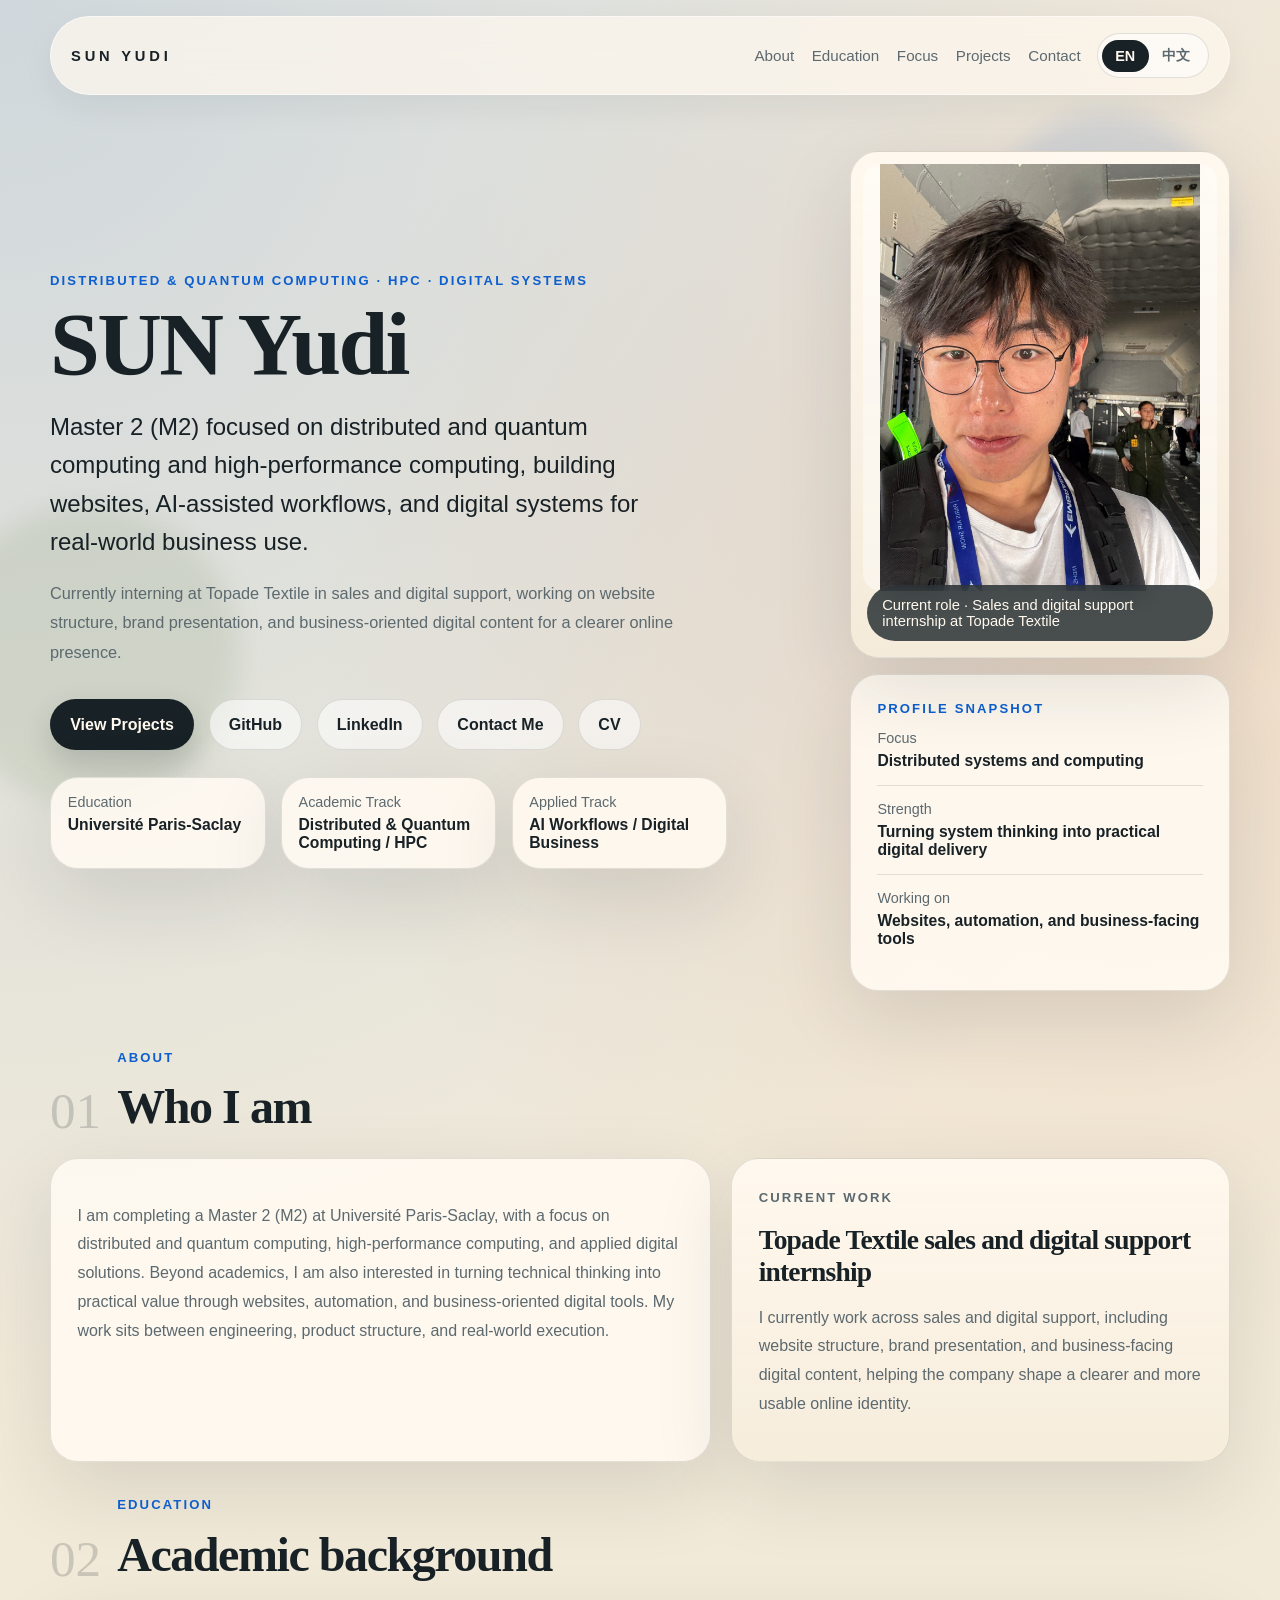
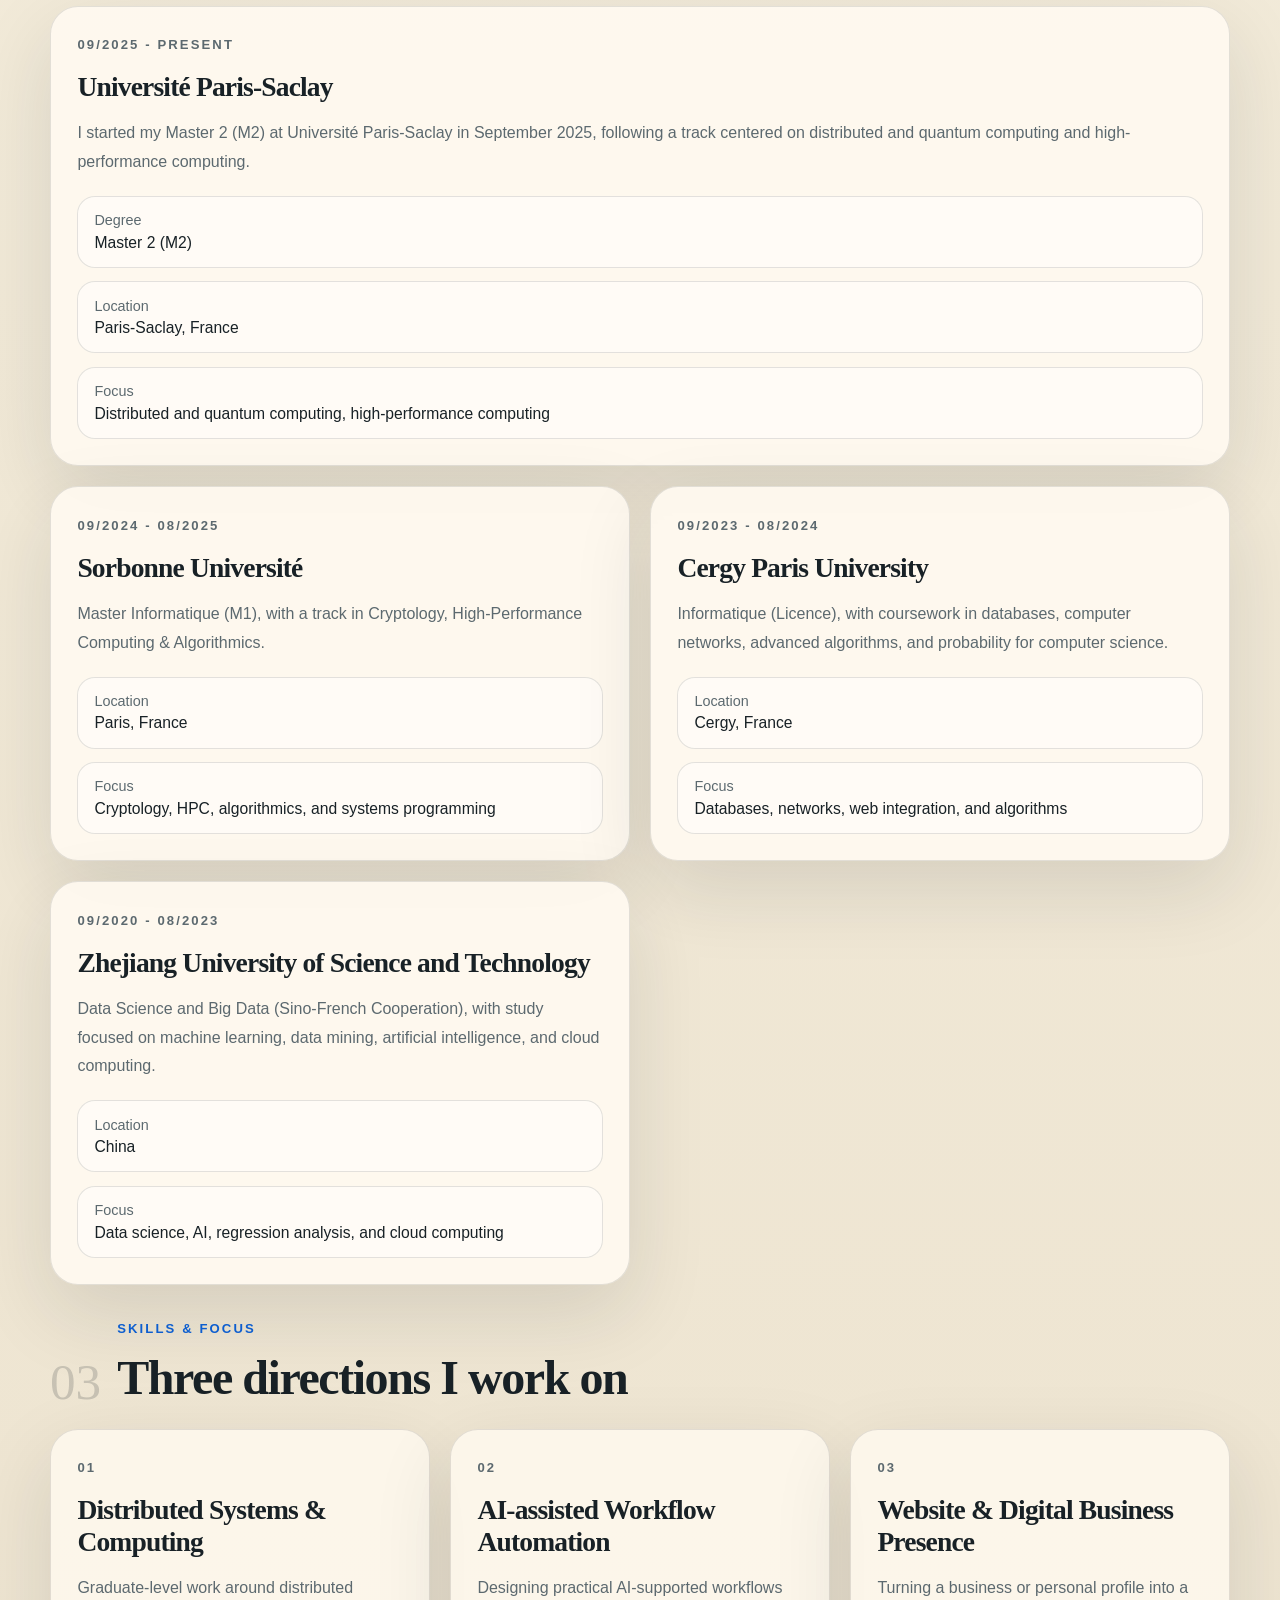
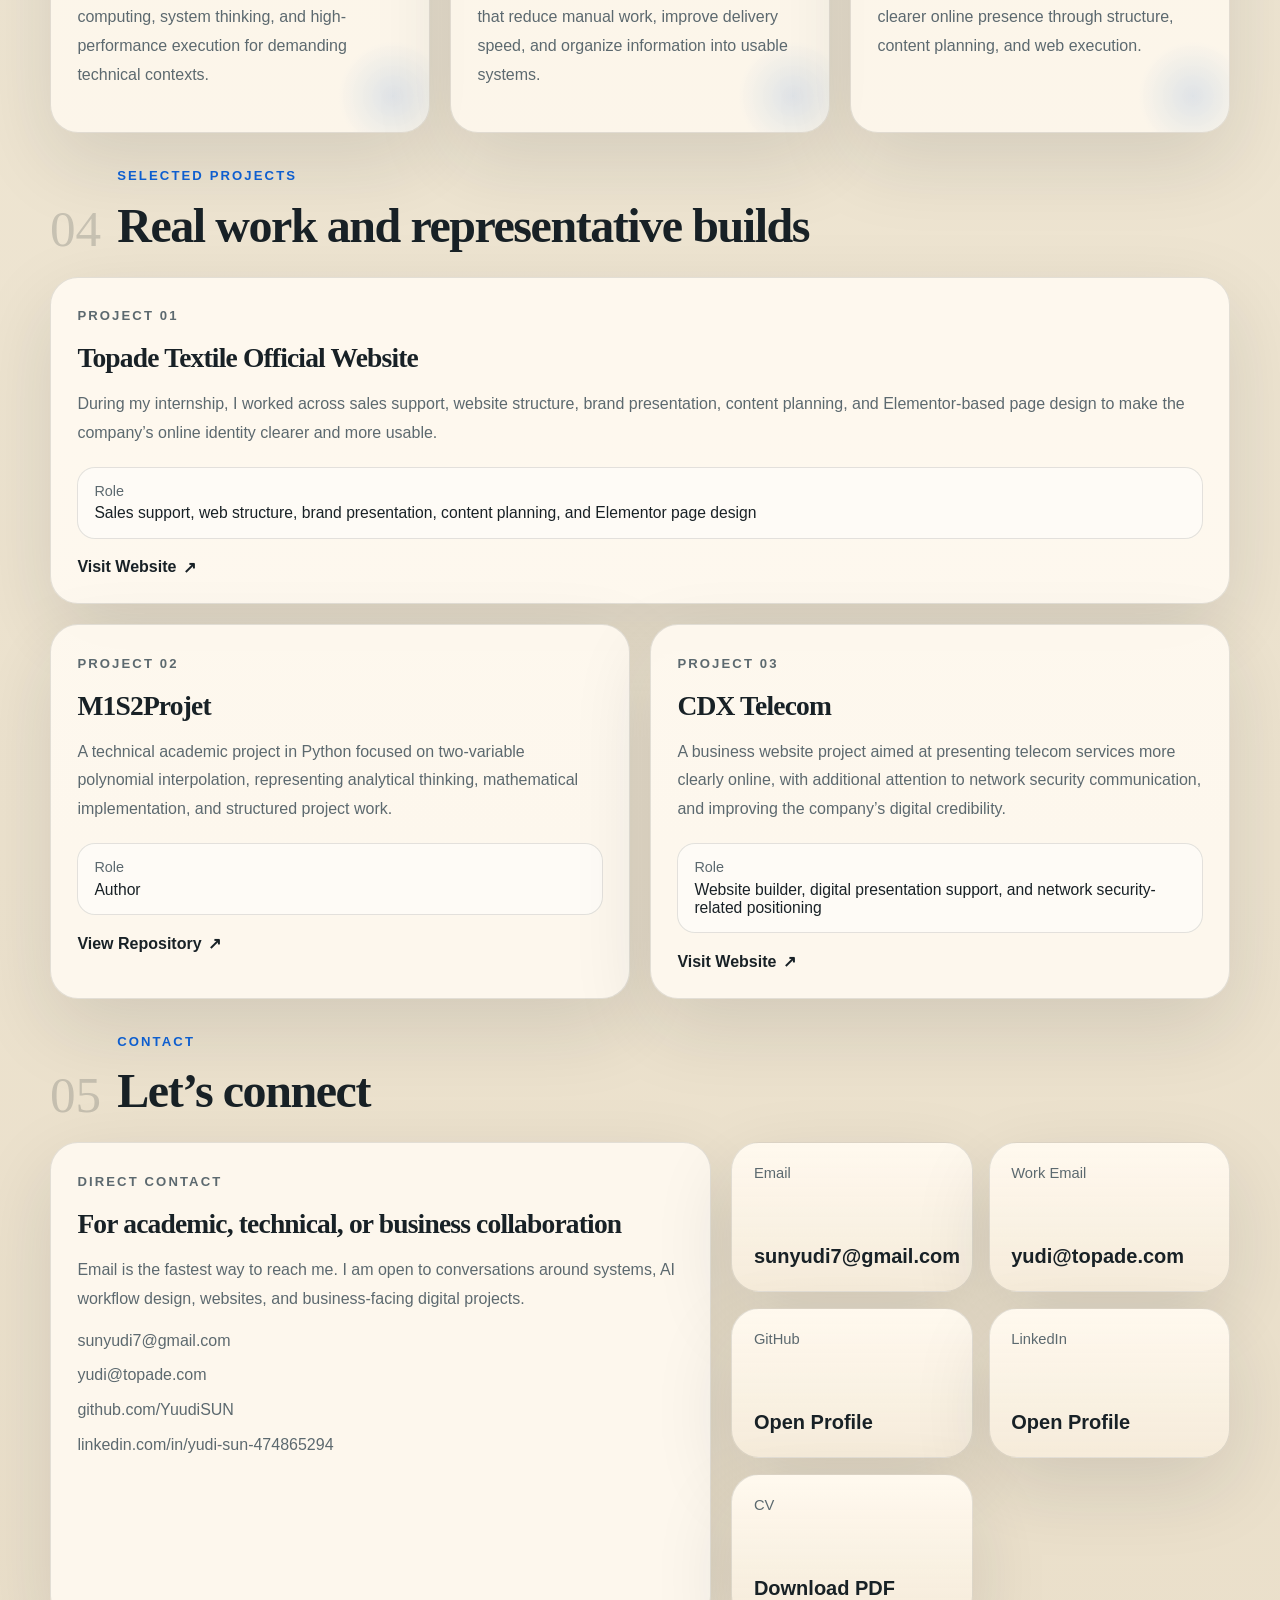
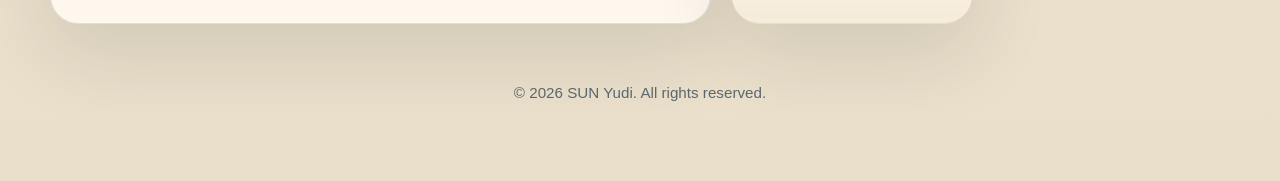
<file: index.html>
<!DOCTYPE html>
<html lang="en">
  <head>
    <meta charset="UTF-8" />
    <meta name="viewport" content="width=device-width, initial-scale=1.0" />
    <title>SUN Yudi | Distributed &amp; Quantum Computing, AI Workflows &amp; Web Projects</title>
    <meta
      name="description"
      content="SUN Yudi is a Master 2 (M2) student at Universite Paris-Saclay, focused on distributed and quantum computing, high-performance computing, AI-assisted workflow automation, and business-facing web projects. Currently interning at Topade Textile in sales and digital support."
    />
    <meta name="robots" content="index,follow,max-image-preview:large,max-snippet:-1,max-video-preview:-1" />
    <meta name="author" content="SUN Yudi" />
    <meta name="theme-color" content="#182126" />
    <link rel="canonical" href="https://yuudisun.github.io/" />
    <link rel="alternate" hreflang="x-default" href="https://yuudisun.github.io/" />
    <link rel="alternate" hreflang="en" href="https://yuudisun.github.io/" />
    <link rel="alternate" hreflang="zh-CN" href="https://yuudisun.github.io/zh/" />
    <meta property="og:site_name" content="SUN Yudi" />
    <meta property="og:type" content="website" />
    <meta property="og:locale" content="en_US" />
    <meta property="og:locale:alternate" content="zh_CN" />
    <meta property="og:title" content="SUN Yudi | Distributed &amp; Quantum Computing, AI Workflows &amp; Web Projects" />
    <meta
      property="og:description"
      content="Master 2 (M2) at Universite Paris-Saclay focused on distributed and quantum computing, high-performance computing, AI-assisted workflows, and business-facing web projects."
    />
    <meta property="og:url" content="https://yuudisun.github.io/" />
    <meta property="og:image" content="https://yuudisun.github.io/sunyudi_photo_web.jpg" />
    <meta property="og:image:alt" content="Portrait of SUN Yudi" />
    <meta property="og:image:width" content="2316" />
    <meta property="og:image:height" content="3088" />
    <meta name="twitter:card" content="summary_large_image" />
    <meta name="twitter:title" content="SUN Yudi | Distributed &amp; Quantum Computing, AI Workflows &amp; Web Projects" />
    <meta
      name="twitter:description"
      content="Master 2 (M2) at Universite Paris-Saclay working on distributed and quantum computing, high-performance computing, AI-assisted workflows, and web projects."
    />
    <meta name="twitter:image" content="https://yuudisun.github.io/sunyudi_photo_web.jpg" />
    <meta name="twitter:image:alt" content="Portrait of SUN Yudi" />
    <link rel="icon" type="image/svg+xml" href="assets/favicon.svg" />
    <script type="application/ld+json">
      {
        "@context": "https://schema.org",
        "@graph": [
          {
            "@type": "WebSite",
            "name": "SUN Yudi",
            "url": "https://yuudisun.github.io/",
            "inLanguage": "en"
          },
          {
            "@type": "Person",
            "name": "SUN Yudi",
            "url": "https://yuudisun.github.io/",
            "image": "https://yuudisun.github.io/sunyudi_photo_web.jpg",
            "jobTitle": "Master 2 (M2) Student in Distributed and Quantum Computing",
            "description": "Master 2 (M2) at Universite Paris-Saclay focused on distributed and quantum computing, high-performance computing, AI-assisted workflows, and business-facing web projects.",
            "email": "mailto:sunyudi7@gmail.com",
            "sameAs": [
              "https://github.com/YuudiSUN",
              "https://www.linkedin.com/in/yudi-sun-474865294/",
              "https://topadetextile.com"
            ],
            "worksFor": {
              "@type": "Organization",
              "name": "Topade Textile",
              "url": "https://topadetextile.com"
            },
            "alumniOf": {
              "@type": "CollegeOrUniversity",
              "name": "Universite Paris-Saclay"
            },
            "knowsAbout": [
              "Distributed computing",
              "Quantum computing",
              "High-performance computing",
              "AI-assisted workflow automation",
              "Website development",
              "Digital business projects"
            ]
          }
        ]
      }
    </script>
    <script>
      (() => {
        const key = "site-lang";

        try {
          const saved = window.localStorage.getItem(key);

          if (saved === "zh") {
            window.location.replace("zh/");
            return;
          }

          if (!saved) {
            const langs =
              window.navigator.languages && window.navigator.languages.length
                ? window.navigator.languages
                : [window.navigator.language || ""];
            const prefersChinese = langs.some((lang) => /^zh(?:-|$)/i.test(lang));

            if (prefersChinese) {
              window.location.replace("zh/");
            }
          }
        } catch (_) {}
      })();
    </script>
    <link rel="stylesheet" href="assets/site.css" />
    <script defer src="assets/site.js"></script>
  </head>
  <body>
    <div class="page-shell">
      <header class="site-header">
        <a class="brand" href="#top">SUN Yudi</a>
        <div class="header-tools">
          <nav class="site-nav" aria-label="Main navigation">
            <a href="#about">About</a>
            <a href="#education">Education</a>
            <a href="#focus">Focus</a>
            <a href="#projects">Projects</a>
            <a href="#contact">Contact</a>
          </nav>
          <div class="lang-switch" aria-label="Language switch">
            <a class="lang-link is-active" href="./" data-lang-switch="en">EN</a>
            <a class="lang-link" href="zh/" data-lang-switch="zh">中文</a>
          </div>
        </div>
      </header>

      <main id="top">
        <section class="hero reveal">
          <div class="hero-copy">
            <p class="eyebrow">Distributed &amp; Quantum Computing · HPC · Digital Systems</p>
            <h1>SUN Yudi</h1>
            <p class="lead">
              Master 2 (M2) focused on distributed and quantum computing and
              high-performance computing, building websites, AI-assisted workflows,
              and digital systems for real-world business use.
            </p>
            <p class="hero-summary">
              Currently interning at Topade Textile in sales and digital support,
              working on website structure, brand presentation, and business-oriented
              digital content for a clearer online presence.
            </p>

            <div class="cta-group">
              <a class="button button-primary" href="#projects">View Projects</a>
              <a
                class="button button-secondary"
                href="https://github.com/YuudiSUN"
                target="_blank"
                rel="noreferrer"
                >GitHub</a
              >
              <a
                class="button button-secondary"
                href="https://www.linkedin.com/in/yudi-sun-474865294/"
                target="_blank"
                rel="noreferrer"
                >LinkedIn</a
              >
              <a class="button button-secondary" href="#contact">Contact Me</a>
              <a
                class="button button-secondary"
                href="assets/SUN-Yudi-CV.pdf"
                target="_blank"
                rel="noreferrer"
                >CV</a
              >
            </div>

            <div class="hero-highlights">
              <article class="fact-card">
                <span>Education</span>
                <strong>Universit&eacute; Paris-Saclay</strong>
              </article>
              <article class="fact-card">
                <span>Academic Track</span>
                <strong>Distributed &amp; Quantum Computing / HPC</strong>
              </article>
              <article class="fact-card">
                <span>Applied Track</span>
                <strong>AI Workflows / Digital Business</strong>
              </article>
            </div>
          </div>

          <aside class="hero-side reveal">
            <div class="portrait-panel">
              <img
                class="portrait-image"
                src="sunyudi_photo_web.jpg"
                alt="Portrait of SUN Yudi"
                width="2316"
                height="3088"
                fetchpriority="high"
                decoding="async"
              />
              <p class="portrait-badge">Current role · Sales and digital support internship at Topade Textile</p>
            </div>

            <div class="compact-card">
              <p class="card-label">Profile Snapshot</p>
              <ul class="mini-list">
                <li>
                  <span>Focus</span>
                  <strong>Distributed systems and computing</strong>
                </li>
                <li>
                  <span>Strength</span>
                  <strong>Turning system thinking into practical digital delivery</strong>
                </li>
                <li>
                  <span>Working on</span>
                  <strong>Websites, automation, and business-facing tools</strong>
                </li>
              </ul>
            </div>
          </aside>
        </section>

        <section class="section reveal" id="about">
          <div class="section-heading">
            <p class="section-index">01</p>
            <div>
              <p class="section-kicker">About</p>
              <h2>Who I am</h2>
            </div>
          </div>

          <div class="about-grid">
            <article class="section-panel">
              <p>
                I am completing a Master 2 (M2) at Universit&eacute; Paris-Saclay, with a
                focus on distributed and quantum computing, high-performance computing, and
                applied digital solutions. Beyond academics, I am also interested
                in turning technical thinking into practical value through websites,
                automation, and business-oriented digital tools. My work sits
                between engineering, product structure, and real-world execution.
              </p>
            </article>

            <article class="info-card">
              <p class="card-label">Current Work</p>
              <h3>Topade Textile sales and digital support internship</h3>
              <p>
                I currently work across sales and digital support, including website
                structure, brand presentation, and business-facing digital content,
                helping the company shape a clearer and more usable online identity.
              </p>
            </article>
          </div>
        </section>

        <section class="section reveal" id="education">
          <div class="section-heading">
            <p class="section-index">02</p>
            <div>
              <p class="section-kicker">Education</p>
              <h2>Academic background</h2>
            </div>
          </div>

          <div class="work-grid">
            <article class="work-card work-card-featured">
              <p class="card-label">09/2025 - Present</p>
              <h3>Universit&eacute; Paris-Saclay</h3>
              <p>
                I started my Master 2 (M2) at Universit&eacute; Paris-Saclay in
                September 2025, following a track centered on distributed and
                quantum computing and high-performance computing.
              </p>
              <dl class="project-meta">
                <div>
                  <dt>Degree</dt>
                  <dd>Master 2 (M2)</dd>
                </div>
                <div>
                  <dt>Location</dt>
                  <dd>Paris-Saclay, France</dd>
                </div>
                <div>
                  <dt>Focus</dt>
                  <dd>Distributed and quantum computing, high-performance computing</dd>
                </div>
              </dl>
            </article>

            <article class="work-card">
              <p class="card-label">09/2024 - 08/2025</p>
              <h3>Sorbonne Universit&eacute;</h3>
              <p>
                Master Informatique (M1), with a track in Cryptology,
                High-Performance Computing &amp; Algorithmics.
              </p>
              <dl class="project-meta">
                <div>
                  <dt>Location</dt>
                  <dd>Paris, France</dd>
                </div>
                <div>
                  <dt>Focus</dt>
                  <dd>Cryptology, HPC, algorithmics, and systems programming</dd>
                </div>
              </dl>
            </article>

            <article class="work-card">
              <p class="card-label">09/2023 - 08/2024</p>
              <h3>Cergy Paris University</h3>
              <p>
                Informatique (Licence), with coursework in databases, computer
                networks, advanced algorithms, and probability for computer science.
              </p>
              <dl class="project-meta">
                <div>
                  <dt>Location</dt>
                  <dd>Cergy, France</dd>
                </div>
                <div>
                  <dt>Focus</dt>
                  <dd>Databases, networks, web integration, and algorithms</dd>
                </div>
              </dl>
            </article>

            <article class="work-card">
              <p class="card-label">09/2020 - 08/2023</p>
              <h3>Zhejiang University of Science and Technology</h3>
              <p>
                Data Science and Big Data (Sino-French Cooperation), with study
                focused on machine learning, data mining, artificial intelligence,
                and cloud computing.
              </p>
              <dl class="project-meta">
                <div>
                  <dt>Location</dt>
                  <dd>China</dd>
                </div>
                <div>
                  <dt>Focus</dt>
                  <dd>Data science, AI, regression analysis, and cloud computing</dd>
                </div>
              </dl>
            </article>
          </div>
        </section>

        <section class="section reveal" id="focus">
          <div class="section-heading">
            <p class="section-index">03</p>
            <div>
              <p class="section-kicker">Skills &amp; Focus</p>
              <h2>Three directions I work on</h2>
            </div>
          </div>

          <div class="skill-grid">
            <article class="skill-card">
              <p class="skill-no">01</p>
              <h3>Distributed Systems &amp; Computing</h3>
              <p>
                Graduate-level work around distributed computing, system thinking,
                and high-performance execution for demanding technical contexts.
              </p>
            </article>

            <article class="skill-card">
              <p class="skill-no">02</p>
              <h3>AI-assisted Workflow Automation</h3>
              <p>
                Designing practical AI-supported workflows that reduce manual work,
                improve delivery speed, and organize information into usable systems.
              </p>
            </article>

            <article class="skill-card">
              <p class="skill-no">03</p>
              <h3>Website &amp; Digital Business Presence</h3>
              <p>
                Turning a business or personal profile into a clearer online
                presence through structure, content planning, and web execution.
              </p>
            </article>
          </div>
        </section>

        <section class="section reveal" id="projects">
          <div class="section-heading">
            <p class="section-index">04</p>
            <div>
              <p class="section-kicker">Selected Projects</p>
              <h2>Real work and representative builds</h2>
            </div>
          </div>

          <div class="work-grid">
            <article class="work-card work-card-featured">
              <p class="card-label">Project 01</p>
              <h3>Topade Textile Official Website</h3>
              <p>
                During my internship, I worked across sales support, website
                structure, brand presentation, content planning, and Elementor-based
                page design to make the company&rsquo;s online identity clearer and more usable.
              </p>
              <dl class="project-meta">
                <div>
                  <dt>Role</dt>
                  <dd>Sales support, web structure, brand presentation, content planning, and Elementor page design</dd>
                </div>
              </dl>
              <div class="project-links">
                <a
                  class="text-link"
                  href="https://topadetextile.com"
                  target="_blank"
                  rel="noreferrer"
                  >Visit Website</a
                >
              </div>
            </article>

            <article class="work-card">
              <p class="card-label">Project 02</p>
              <h3>M1S2Projet</h3>
              <p>
                A technical academic project in Python focused on two-variable
                polynomial interpolation, representing analytical thinking,
                mathematical implementation, and structured project work.
              </p>
              <dl class="project-meta">
                <div>
                  <dt>Role</dt>
                  <dd>Author</dd>
                </div>
              </dl>
              <div class="project-links">
                <a
                  class="text-link"
                  href="https://github.com/YuudiSUN/M1S2Projet"
                  target="_blank"
                  rel="noreferrer"
                  >View Repository</a
                >
              </div>
            </article>

            <article class="work-card">
              <p class="card-label">Project 03</p>
              <h3>CDX Telecom</h3>
              <p>
                A business website project aimed at presenting telecom services
                more clearly online, with additional attention to network security
                communication, and improving the company&rsquo;s digital credibility.
              </p>
              <dl class="project-meta">
                <div>
                  <dt>Role</dt>
                  <dd>Website builder, digital presentation support, and network security-related positioning</dd>
                </div>
              </dl>
              <div class="project-links">
                <a
                  class="text-link"
                  href="https://cdxtelecom.com/"
                  target="_blank"
                  rel="noreferrer"
                  >Visit Website</a
                >
              </div>
            </article>
          </div>
        </section>

        <section class="section reveal" id="contact">
          <div class="section-heading">
            <p class="section-index">05</p>
            <div>
              <p class="section-kicker">Contact</p>
              <h2>Let&rsquo;s connect</h2>
            </div>
          </div>

          <div class="contact-grid">
            <article class="contact-panel">
              <p class="card-label">Direct Contact</p>
              <h3>For academic, technical, or business collaboration</h3>
              <p>
                Email is the fastest way to reach me. I am open to conversations
                around systems, AI workflow design, websites, and business-facing
                digital projects.
              </p>
              <div class="contact-list">
                <a href="mailto:sunyudi7@gmail.com">sunyudi7@gmail.com</a>
                <a href="mailto:yudi@topade.com">yudi@topade.com</a>
                <a
                  href="https://github.com/YuudiSUN"
                  target="_blank"
                  rel="noreferrer"
                  >github.com/YuudiSUN</a
                >
                <a
                  href="https://www.linkedin.com/in/yudi-sun-474865294/"
                  target="_blank"
                  rel="noreferrer"
                  >linkedin.com/in/yudi-sun-474865294</a
                >
              </div>
            </article>

            <div class="link-grid">
              <a
                class="link-tile"
                href="mailto:sunyudi7@gmail.com"
                aria-label="Send email to SUN Yudi"
              >
                <span>Email</span>
                <strong>sunyudi7@gmail.com</strong>
              </a>
              <a
                class="link-tile"
                href="mailto:yudi@topade.com"
                aria-label="Send email to SUN Yudi at Topade"
              >
                <span>Work Email</span>
                <strong>yudi@topade.com</strong>
              </a>
              <a
                class="link-tile"
                href="https://github.com/YuudiSUN"
                target="_blank"
                rel="noreferrer"
              >
                <span>GitHub</span>
                <strong>Open Profile</strong>
              </a>
              <a
                class="link-tile"
                href="https://www.linkedin.com/in/yudi-sun-474865294/"
                target="_blank"
                rel="noreferrer"
              >
                <span>LinkedIn</span>
                <strong>Open Profile</strong>
              </a>
              <a
                class="link-tile"
                href="assets/SUN-Yudi-CV.pdf"
                target="_blank"
                rel="noreferrer"
              >
                <span>CV</span>
                <strong>Download PDF</strong>
              </a>
            </div>
          </div>
        </section>
      </main>

      <footer class="site-footer">
        <p>&copy; 2026 SUN Yudi. All rights reserved.</p>
      </footer>
    </div>
  </body>
</html>
</file>
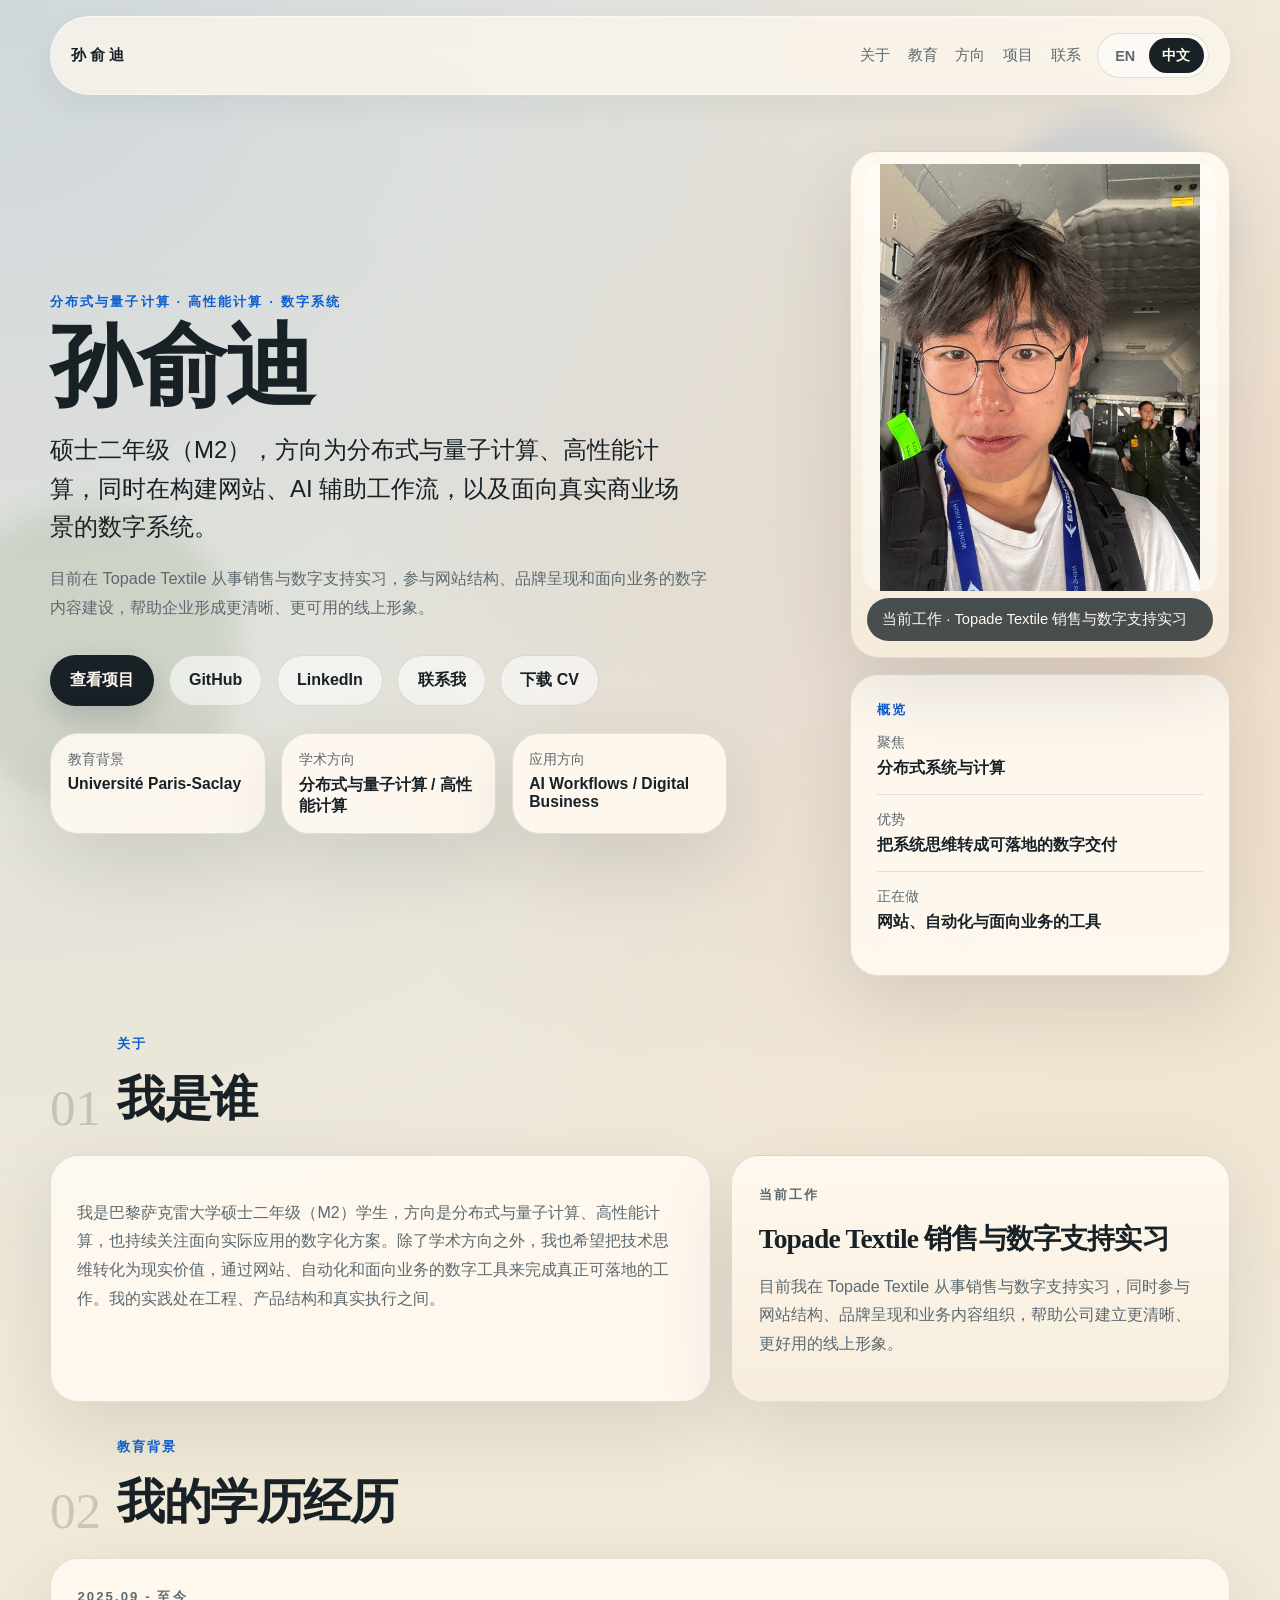
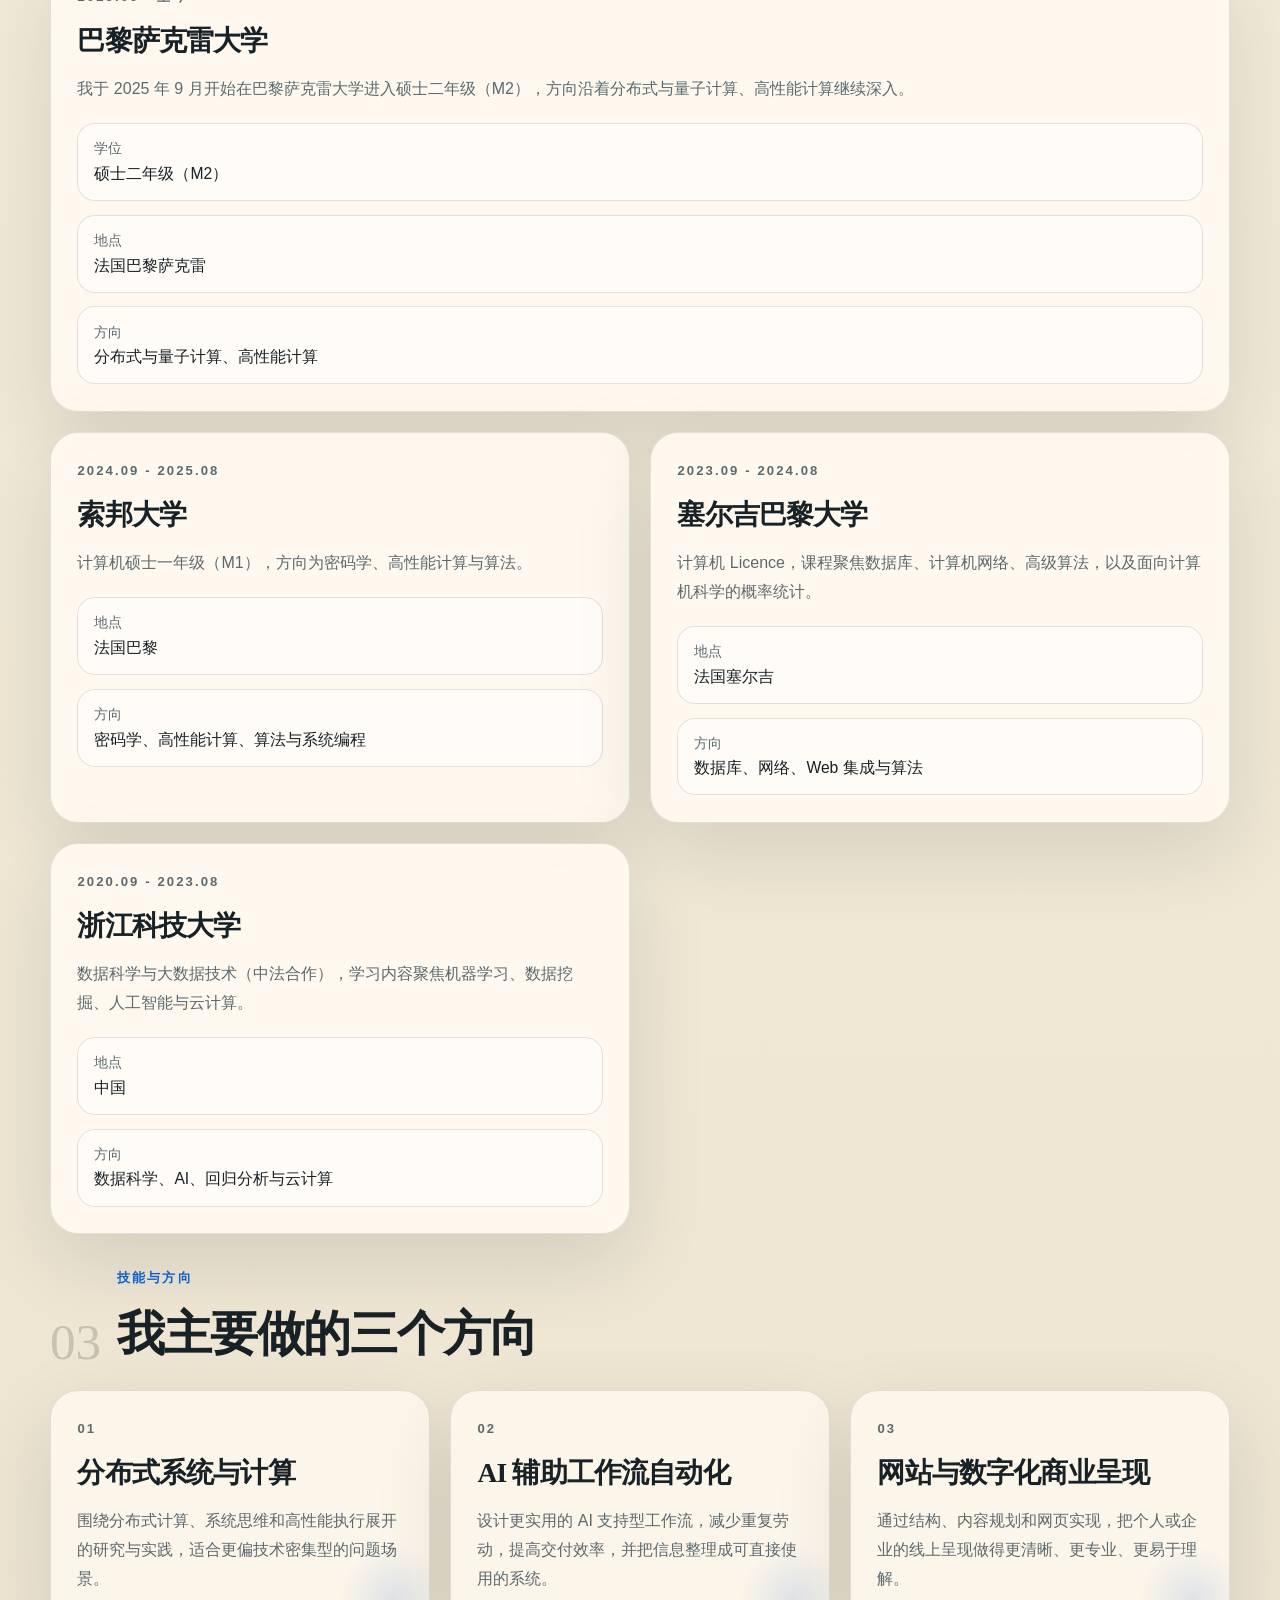
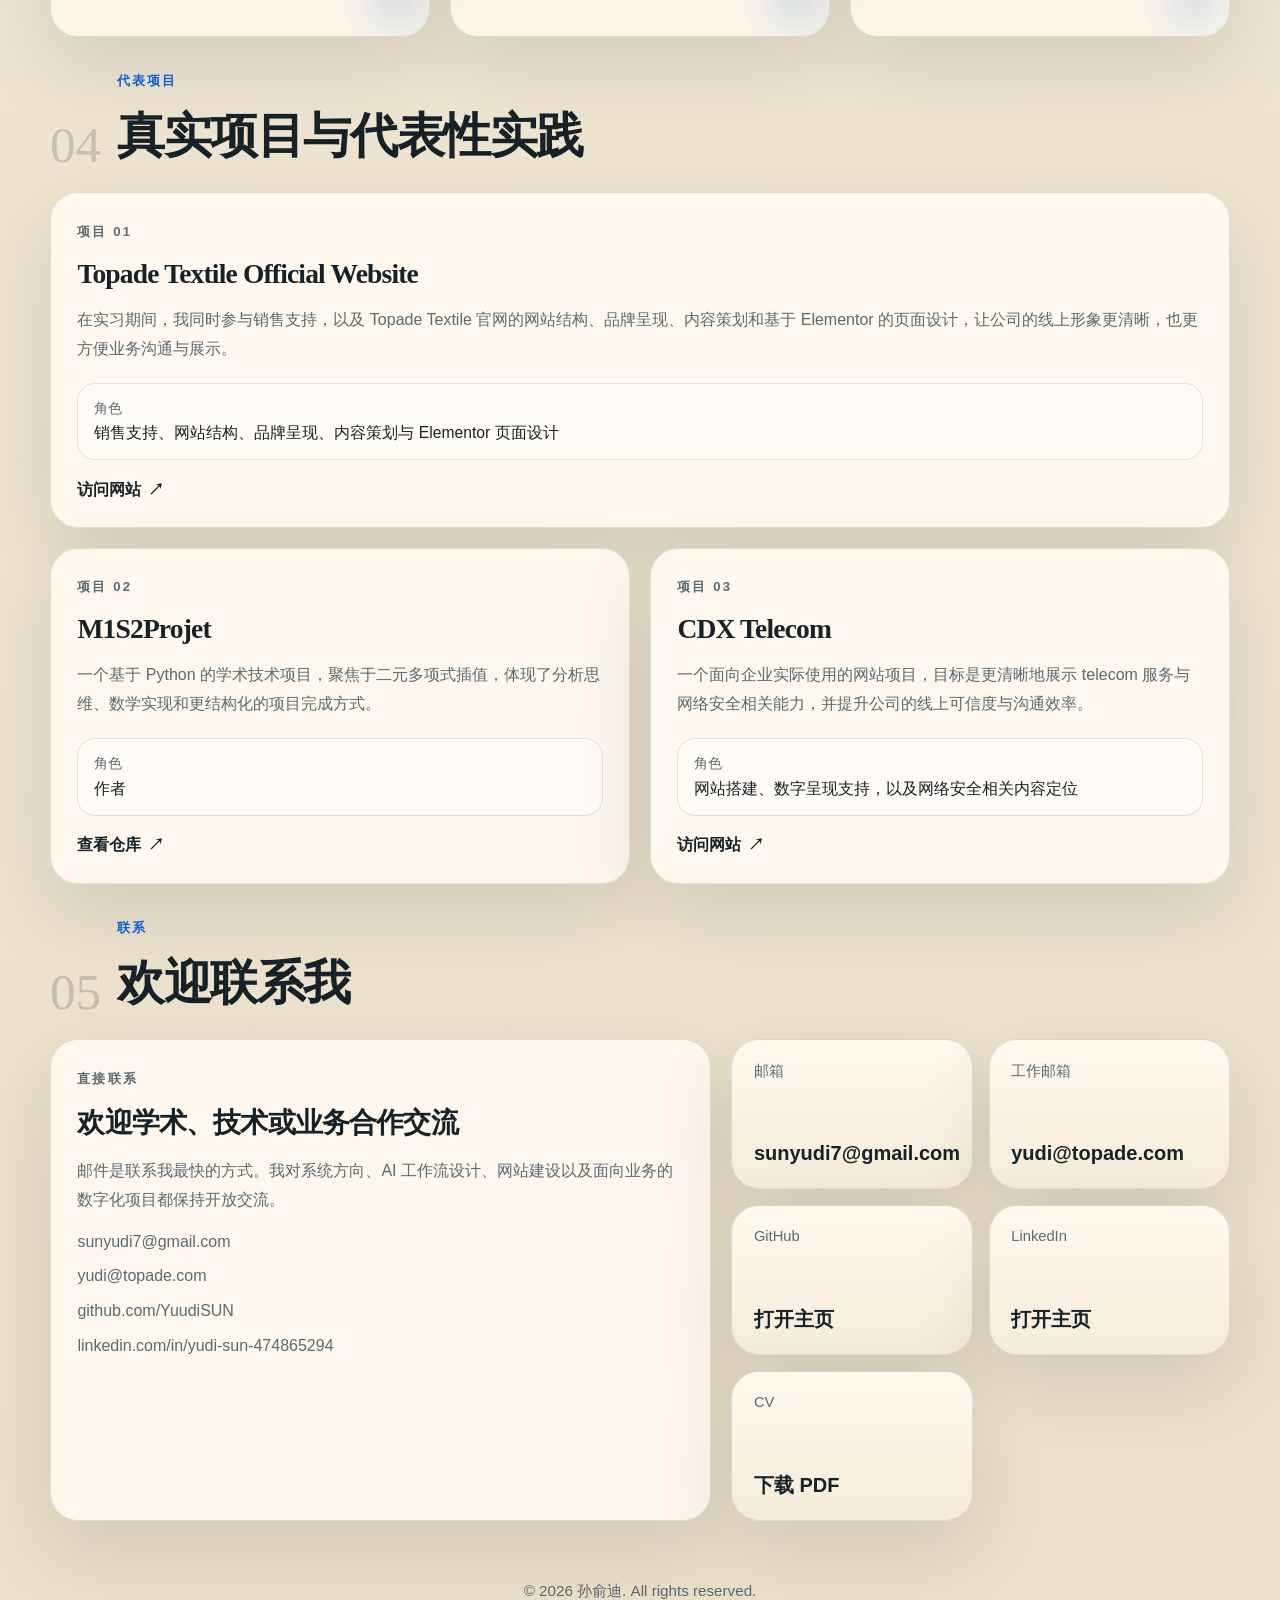
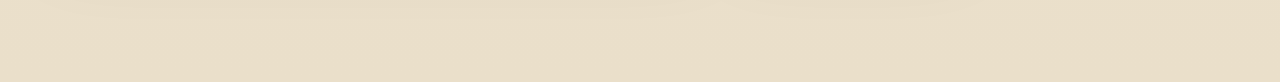
<file: zh/index.html>
<!DOCTYPE html>
<html lang="zh-CN">
  <head>
    <meta charset="UTF-8" />
    <meta name="viewport" content="width=device-width, initial-scale=1.0" />
    <title>孙俞迪 | 分布式与量子计算、AI 工作流与网站项目</title>
    <meta
      name="description"
      content="孙俞迪是巴黎萨克雷大学硕士二年级（M2）学生，方向为分布式与量子计算、高性能计算，同时关注 AI 辅助工作流自动化，以及面向真实业务场景的网站与数字化项目，目前在 Topade Textile 从事销售与数字支持实习。"
    />
    <meta name="robots" content="index,follow,max-image-preview:large,max-snippet:-1,max-video-preview:-1" />
    <meta name="author" content="孙俞迪" />
    <meta name="theme-color" content="#182126" />
    <link rel="canonical" href="https://yuudisun.github.io/zh/" />
    <link rel="alternate" hreflang="x-default" href="https://yuudisun.github.io/" />
    <link rel="alternate" hreflang="en" href="https://yuudisun.github.io/" />
    <link rel="alternate" hreflang="zh-CN" href="https://yuudisun.github.io/zh/" />
    <meta property="og:site_name" content="孙俞迪" />
    <meta property="og:type" content="website" />
    <meta property="og:locale" content="zh_CN" />
    <meta property="og:locale:alternate" content="en_US" />
    <meta property="og:title" content="孙俞迪 | 分布式与量子计算、AI 工作流与网站项目" />
    <meta
      property="og:description"
      content="巴黎萨克雷大学硕士二年级（M2），方向为分布式与量子计算、高性能计算，同时关注 AI 辅助工作流，以及面向真实业务场景的网站与数字化项目。"
    />
    <meta property="og:url" content="https://yuudisun.github.io/zh/" />
    <meta property="og:image" content="https://yuudisun.github.io/sunyudi_photo_web.jpg" />
    <meta property="og:image:alt" content="孙俞迪的照片" />
    <meta property="og:image:width" content="2316" />
    <meta property="og:image:height" content="3088" />
    <meta name="twitter:card" content="summary_large_image" />
    <meta name="twitter:title" content="孙俞迪 | 分布式与量子计算、AI 工作流与网站项目" />
    <meta
      name="twitter:description"
      content="巴黎萨克雷大学硕士二年级（M2），方向为分布式与量子计算、高性能计算，同时关注 AI 辅助工作流，以及网站与数字化项目。"
    />
    <meta name="twitter:image" content="https://yuudisun.github.io/sunyudi_photo_web.jpg" />
    <meta name="twitter:image:alt" content="孙俞迪的照片" />
    <link rel="icon" type="image/svg+xml" href="../assets/favicon.svg" />
    <script type="application/ld+json">
      {
        "@context": "https://schema.org",
        "@graph": [
          {
            "@type": "WebSite",
            "name": "孙俞迪",
            "url": "https://yuudisun.github.io/zh/",
            "inLanguage": "zh-CN"
          },
          {
            "@type": "Person",
            "name": "孙俞迪",
            "url": "https://yuudisun.github.io/",
            "image": "https://yuudisun.github.io/sunyudi_photo_web.jpg",
            "jobTitle": "硕士二年级（M2）",
            "description": "巴黎萨克雷大学硕士二年级（M2），方向为分布式与量子计算、高性能计算，同时关注 AI 辅助工作流，以及面向真实业务场景的网站与数字化项目。",
            "email": "mailto:sunyudi7@gmail.com",
            "sameAs": [
              "https://github.com/YuudiSUN",
              "https://www.linkedin.com/in/yudi-sun-474865294/",
              "https://topadetextile.com"
            ],
            "worksFor": {
              "@type": "Organization",
              "name": "Topade Textile",
              "url": "https://topadetextile.com"
            },
            "alumniOf": {
              "@type": "CollegeOrUniversity",
              "name": "Universite Paris-Saclay"
            },
            "knowsAbout": [
              "分布式计算",
              "量子计算",
              "高性能计算",
              "AI 辅助工作流自动化",
              "网站开发",
              "数字化商业项目"
            ]
          }
        ]
      }
    </script>
    <script>
      (() => {
        const key = "site-lang";

        try {
          const saved = window.localStorage.getItem(key);

          if (saved === "en") {
            window.location.replace("../");
          }
        } catch (_) {}
      })();
    </script>
    <link rel="stylesheet" href="../assets/site.css" />
    <script defer src="../assets/site.js"></script>
  </head>
  <body>
    <div class="page-shell">
      <header class="site-header">
        <a class="brand" href="#top">孙俞迪</a>
        <div class="header-tools">
          <nav class="site-nav" aria-label="主导航">
            <a href="#about">关于</a>
            <a href="#education">教育</a>
            <a href="#focus">方向</a>
            <a href="#projects">项目</a>
            <a href="#contact">联系</a>
          </nav>
          <div class="lang-switch" aria-label="语言切换">
            <a class="lang-link" href="../" data-lang-switch="en">EN</a>
            <a class="lang-link is-active" href="./" data-lang-switch="zh">中文</a>
          </div>
        </div>
      </header>

      <main id="top">
        <section class="hero reveal">
          <div class="hero-copy">
            <p class="eyebrow">分布式与量子计算 · 高性能计算 · 数字系统</p>
            <h1>孙俞迪</h1>
            <p class="lead">
              硕士二年级（M2），方向为分布式与量子计算、高性能计算，同时在构建网站、AI 辅助工作流，以及面向真实商业场景的数字系统。
            </p>
            <p class="hero-summary">
              目前在 Topade Textile 从事销售与数字支持实习，参与网站结构、品牌呈现和面向业务的数字内容建设，帮助企业形成更清晰、更可用的线上形象。
            </p>

            <div class="cta-group">
              <a class="button button-primary" href="#projects">查看项目</a>
              <a
                class="button button-secondary"
                href="https://github.com/YuudiSUN"
                target="_blank"
                rel="noreferrer"
                >GitHub</a
              >
              <a
                class="button button-secondary"
                href="https://www.linkedin.com/in/yudi-sun-474865294/"
                target="_blank"
                rel="noreferrer"
                >LinkedIn</a
              >
              <a class="button button-secondary" href="#contact">联系我</a>
              <a
                class="button button-secondary"
                href="../assets/SUN-Yudi-CV.pdf"
                target="_blank"
                rel="noreferrer"
                >下载 CV</a
              >
            </div>

            <div class="hero-highlights">
              <article class="fact-card">
                <span>教育背景</span>
                <strong>Universit&eacute; Paris-Saclay</strong>
              </article>
              <article class="fact-card">
                <span>学术方向</span>
                <strong>分布式与量子计算 / 高性能计算</strong>
              </article>
              <article class="fact-card">
                <span>应用方向</span>
                <strong>AI Workflows / Digital Business</strong>
              </article>
            </div>
          </div>

          <aside class="hero-side reveal">
            <div class="portrait-panel">
              <img
                class="portrait-image"
                src="../sunyudi_photo_web.jpg"
                alt="孙俞迪的照片"
                width="2316"
                height="3088"
                fetchpriority="high"
                decoding="async"
              />
              <p class="portrait-badge">当前工作 · Topade Textile 销售与数字支持实习</p>
            </div>

            <div class="compact-card">
              <p class="card-label">概览</p>
              <ul class="mini-list">
                <li>
                  <span>聚焦</span>
                  <strong>分布式系统与计算</strong>
                </li>
                <li>
                  <span>优势</span>
                  <strong>把系统思维转成可落地的数字交付</strong>
                </li>
                <li>
                  <span>正在做</span>
                  <strong>网站、自动化与面向业务的工具</strong>
                </li>
              </ul>
            </div>
          </aside>
        </section>

        <section class="section reveal" id="about">
          <div class="section-heading">
            <p class="section-index">01</p>
            <div>
              <p class="section-kicker">关于</p>
              <h2>我是谁</h2>
            </div>
          </div>

          <div class="about-grid">
            <article class="section-panel">
              <p>
                我是巴黎萨克雷大学硕士二年级（M2）学生，方向是分布式与量子计算、高性能计算，也持续关注面向实际应用的数字化方案。除了学术方向之外，我也希望把技术思维转化为现实价值，通过网站、自动化和面向业务的数字工具来完成真正可落地的工作。我的实践处在工程、产品结构和真实执行之间。
              </p>
            </article>

            <article class="info-card">
              <p class="card-label">当前工作</p>
              <h3>Topade Textile 销售与数字支持实习</h3>
              <p>
                目前我在 Topade Textile 从事销售与数字支持实习，同时参与网站结构、品牌呈现和业务内容组织，帮助公司建立更清晰、更好用的线上形象。
              </p>
            </article>
          </div>
        </section>

        <section class="section reveal" id="education">
          <div class="section-heading">
            <p class="section-index">02</p>
            <div>
              <p class="section-kicker">教育背景</p>
              <h2>我的学历经历</h2>
            </div>
          </div>

          <div class="work-grid">
            <article class="work-card work-card-featured">
              <p class="card-label">2025.09 - 至今</p>
              <h3>巴黎萨克雷大学</h3>
              <p>
                我于 2025 年 9 月开始在巴黎萨克雷大学进入硕士二年级（M2），方向沿着分布式与量子计算、高性能计算继续深入。
              </p>
              <dl class="project-meta">
                <div>
                  <dt>学位</dt>
                  <dd>硕士二年级（M2）</dd>
                </div>
                <div>
                  <dt>地点</dt>
                  <dd>法国巴黎萨克雷</dd>
                </div>
                <div>
                  <dt>方向</dt>
                  <dd>分布式与量子计算、高性能计算</dd>
                </div>
              </dl>
            </article>

            <article class="work-card">
              <p class="card-label">2024.09 - 2025.08</p>
              <h3>索邦大学</h3>
              <p>
                计算机硕士一年级（M1），方向为密码学、高性能计算与算法。
              </p>
              <dl class="project-meta">
                <div>
                  <dt>地点</dt>
                  <dd>法国巴黎</dd>
                </div>
                <div>
                  <dt>方向</dt>
                  <dd>密码学、高性能计算、算法与系统编程</dd>
                </div>
              </dl>
            </article>

            <article class="work-card">
              <p class="card-label">2023.09 - 2024.08</p>
              <h3>塞尔吉巴黎大学</h3>
              <p>
                计算机 Licence，课程聚焦数据库、计算机网络、高级算法，以及面向计算机科学的概率统计。
              </p>
              <dl class="project-meta">
                <div>
                  <dt>地点</dt>
                  <dd>法国塞尔吉</dd>
                </div>
                <div>
                  <dt>方向</dt>
                  <dd>数据库、网络、Web 集成与算法</dd>
                </div>
              </dl>
            </article>

            <article class="work-card">
              <p class="card-label">2020.09 - 2023.08</p>
              <h3>浙江科技大学</h3>
              <p>
                数据科学与大数据技术（中法合作），学习内容聚焦机器学习、数据挖掘、人工智能与云计算。
              </p>
              <dl class="project-meta">
                <div>
                  <dt>地点</dt>
                  <dd>中国</dd>
                </div>
                <div>
                  <dt>方向</dt>
                  <dd>数据科学、AI、回归分析与云计算</dd>
                </div>
              </dl>
            </article>
          </div>
        </section>

        <section class="section reveal" id="focus">
          <div class="section-heading">
            <p class="section-index">03</p>
            <div>
              <p class="section-kicker">技能与方向</p>
              <h2>我主要做的三个方向</h2>
            </div>
          </div>

          <div class="skill-grid">
            <article class="skill-card">
              <p class="skill-no">01</p>
              <h3>分布式系统与计算</h3>
              <p>
                围绕分布式计算、系统思维和高性能执行展开的研究与实践，适合更偏技术密集型的问题场景。
              </p>
            </article>

            <article class="skill-card">
              <p class="skill-no">02</p>
              <h3>AI 辅助工作流自动化</h3>
              <p>
                设计更实用的 AI 支持型工作流，减少重复劳动，提高交付效率，并把信息整理成可直接使用的系统。
              </p>
            </article>

            <article class="skill-card">
              <p class="skill-no">03</p>
              <h3>网站与数字化商业呈现</h3>
              <p>
                通过结构、内容规划和网页实现，把个人或企业的线上呈现做得更清晰、更专业、更易于理解。
              </p>
            </article>
          </div>
        </section>

        <section class="section reveal" id="projects">
          <div class="section-heading">
            <p class="section-index">04</p>
            <div>
              <p class="section-kicker">代表项目</p>
              <h2>真实项目与代表性实践</h2>
            </div>
          </div>

          <div class="work-grid">
            <article class="work-card work-card-featured">
              <p class="card-label">项目 01</p>
              <h3>Topade Textile Official Website</h3>
              <p>
                在实习期间，我同时参与销售支持，以及 Topade Textile 官网的网站结构、品牌呈现、内容策划和基于 Elementor 的页面设计，让公司的线上形象更清晰，也更方便业务沟通与展示。
              </p>
              <dl class="project-meta">
                <div>
                  <dt>角色</dt>
                  <dd>销售支持、网站结构、品牌呈现、内容策划与 Elementor 页面设计</dd>
                </div>
              </dl>
              <div class="project-links">
                <a
                  class="text-link"
                  href="https://topadetextile.com"
                  target="_blank"
                  rel="noreferrer"
                  >访问网站</a
                >
              </div>
            </article>

            <article class="work-card">
              <p class="card-label">项目 02</p>
              <h3>M1S2Projet</h3>
              <p>
                一个基于 Python 的学术技术项目，聚焦于二元多项式插值，体现了分析思维、数学实现和更结构化的项目完成方式。
              </p>
              <dl class="project-meta">
                <div>
                  <dt>角色</dt>
                  <dd>作者</dd>
                </div>
              </dl>
              <div class="project-links">
                <a
                  class="text-link"
                  href="https://github.com/YuudiSUN/M1S2Projet"
                  target="_blank"
                  rel="noreferrer"
                  >查看仓库</a
                >
              </div>
            </article>

            <article class="work-card">
              <p class="card-label">项目 03</p>
              <h3>CDX Telecom</h3>
              <p>
                一个面向企业实际使用的网站项目，目标是更清晰地展示 telecom 服务与网络安全相关能力，并提升公司的线上可信度与沟通效率。
              </p>
              <dl class="project-meta">
                <div>
                  <dt>角色</dt>
                  <dd>网站搭建、数字呈现支持，以及网络安全相关内容定位</dd>
                </div>
              </dl>
              <div class="project-links">
                <a
                  class="text-link"
                  href="https://cdxtelecom.com/"
                  target="_blank"
                  rel="noreferrer"
                  >访问网站</a
                >
              </div>
            </article>
          </div>
        </section>

        <section class="section reveal" id="contact">
          <div class="section-heading">
            <p class="section-index">05</p>
            <div>
              <p class="section-kicker">联系</p>
              <h2>欢迎联系我</h2>
            </div>
          </div>

          <div class="contact-grid">
            <article class="contact-panel">
              <p class="card-label">直接联系</p>
              <h3>欢迎学术、技术或业务合作交流</h3>
              <p>
                邮件是联系我最快的方式。我对系统方向、AI 工作流设计、网站建设以及面向业务的数字化项目都保持开放交流。
              </p>
              <div class="contact-list">
                <a href="mailto:sunyudi7@gmail.com">sunyudi7@gmail.com</a>
                <a href="mailto:yudi@topade.com">yudi@topade.com</a>
                <a
                  href="https://github.com/YuudiSUN"
                  target="_blank"
                  rel="noreferrer"
                  >github.com/YuudiSUN</a
                >
                <a
                  href="https://www.linkedin.com/in/yudi-sun-474865294/"
                  target="_blank"
                  rel="noreferrer"
                  >linkedin.com/in/yudi-sun-474865294</a
                >
              </div>
            </article>

            <div class="link-grid">
              <a
                class="link-tile"
                href="mailto:sunyudi7@gmail.com"
                aria-label="发送邮件给孙俞迪"
              >
                <span>邮箱</span>
                <strong>sunyudi7@gmail.com</strong>
              </a>
              <a
                class="link-tile"
                href="mailto:yudi@topade.com"
                aria-label="发送邮件到孙俞迪工作邮箱"
              >
                <span>工作邮箱</span>
                <strong>yudi@topade.com</strong>
              </a>
              <a
                class="link-tile"
                href="https://github.com/YuudiSUN"
                target="_blank"
                rel="noreferrer"
              >
                <span>GitHub</span>
                <strong>打开主页</strong>
              </a>
              <a
                class="link-tile"
                href="https://www.linkedin.com/in/yudi-sun-474865294/"
                target="_blank"
                rel="noreferrer"
              >
                <span>LinkedIn</span>
                <strong>打开主页</strong>
              </a>
              <a
                class="link-tile"
                href="../assets/SUN-Yudi-CV.pdf"
                target="_blank"
                rel="noreferrer"
              >
                <span>CV</span>
                <strong>下载 PDF</strong>
              </a>
            </div>
          </div>
        </section>
      </main>

      <footer class="site-footer">
        <p>&copy; 2026 孙俞迪. All rights reserved.</p>
      </footer>
    </div>
  </body>
</html>
</file>
<file: assets/site.css>
:root {
  --bg: #f5efdf;
  --bg-deep: #eadfca;
  --paper: rgba(255, 250, 241, 0.9);
  --paper-strong: #fff9ef;
  --ink: #182126;
  --muted: #5c696f;
  --line: rgba(24, 33, 38, 0.12);
  --accent: #0d5ecf;
  --accent-soft: rgba(13, 94, 207, 0.12);
  --accent-warm: #cb5b2e;
  --accent-green: #5f7d47;
  --shadow: 0 28px 80px rgba(24, 33, 38, 0.12);
  --radius: 28px;
  --radius-sm: 18px;
  --content-width: 1180px;
}

* {
  box-sizing: border-box;
}

html {
  scroll-behavior: smooth;
}

body {
  margin: 0;
  min-height: 100vh;
  font-family: "Avenir Next", "PingFang SC", "Hiragino Sans GB",
    "Microsoft YaHei", sans-serif;
  color: var(--ink);
  background:
    radial-gradient(circle at left top, rgba(13, 94, 207, 0.16), transparent 28%),
    radial-gradient(circle at 88% 12%, rgba(203, 91, 46, 0.12), transparent 18%),
    linear-gradient(180deg, var(--bg) 0%, var(--bg-deep) 100%);
}

body::before,
body::after {
  content: "";
  position: fixed;
  border-radius: 999px;
  filter: blur(12px);
  pointer-events: none;
  z-index: 0;
}

body::before {
  top: 7rem;
  right: 4vw;
  width: 240px;
  height: 240px;
  background: rgba(13, 94, 207, 0.1);
}

body::after {
  left: -60px;
  bottom: 6rem;
  width: 300px;
  height: 300px;
  background: rgba(95, 125, 71, 0.12);
}

a {
  color: inherit;
  text-decoration: none;
}

img,
svg {
  display: block;
  max-width: 100%;
}

.page-shell {
  position: relative;
  z-index: 1;
  width: min(calc(100% - 2rem), var(--content-width));
  margin: 0 auto;
  padding-bottom: 3rem;
}

.site-header {
  position: sticky;
  top: 1rem;
  z-index: 20;
  display: flex;
  align-items: center;
  justify-content: space-between;
  gap: 1.25rem;
  margin-top: 1rem;
  padding: 1rem 1.25rem;
  border: 1px solid rgba(255, 255, 255, 0.55);
  border-radius: 999px;
  background: rgba(255, 249, 239, 0.72);
  backdrop-filter: blur(18px);
  box-shadow: 0 12px 32px rgba(24, 33, 38, 0.06);
  transition:
    transform 240ms ease,
    background-color 240ms ease,
    border-color 240ms ease;
}

body.is-scrolled .site-header {
  transform: translateY(-2px);
  background: rgba(255, 249, 239, 0.9);
  border-color: rgba(24, 33, 38, 0.08);
}

.brand {
  font-size: 0.92rem;
  font-weight: 700;
  letter-spacing: 0.26em;
  text-transform: uppercase;
}

.header-tools {
  display: flex;
  align-items: center;
  gap: 1rem;
}

.site-nav {
  display: flex;
  align-items: center;
  gap: 1.1rem;
  flex-wrap: wrap;
}

.site-nav a {
  color: var(--muted);
  font-size: 0.95rem;
  transition: color 180ms ease;
}

.lang-switch {
  display: inline-flex;
  align-items: center;
  padding: 0.25rem;
  border: 1px solid var(--line);
  border-radius: 999px;
  background: rgba(255, 255, 255, 0.5);
}

.lang-link {
  padding: 0.5rem 0.85rem;
  border-radius: 999px;
  color: var(--muted);
  font-size: 0.9rem;
  font-weight: 600;
  transition:
    background-color 180ms ease,
    color 180ms ease;
}

.lang-link.is-active,
.lang-link[aria-current="page"] {
  background: var(--ink);
  color: #fff9ef;
}

.lang-link.is-active:hover,
.lang-link.is-active:focus-visible,
.lang-link[aria-current="page"]:hover,
.lang-link[aria-current="page"]:focus-visible {
  color: #fff9ef;
}

.site-nav a:hover,
.site-nav a:focus-visible,
.lang-link:hover,
.lang-link:focus-visible,
.text-link:hover,
.text-link:focus-visible,
.contact-list a:hover,
.contact-list a:focus-visible {
  color: var(--accent);
}

.hero {
  display: grid;
  grid-template-columns: minmax(0, 1.28fr) minmax(300px, 0.86fr);
  gap: clamp(1.5rem, 4vw, 3rem);
  align-items: center;
  min-height: calc(100vh - 9rem);
  padding: 3.5rem 0 1.5rem;
}

.eyebrow,
.section-kicker,
.card-label,
.skill-no {
  margin: 0 0 0.9rem;
  font-size: 0.82rem;
  font-weight: 700;
  letter-spacing: 0.16em;
  text-transform: uppercase;
  color: var(--accent);
}

.hero h1,
.section-heading h2,
.info-card h3,
.skill-card h3,
.work-card h3,
.contact-panel h3 {
  font-family: Georgia, "Times New Roman", "Songti SC", "STSong", serif;
  letter-spacing: -0.03em;
}

.hero h1 {
  margin: 0;
  font-size: clamp(3.3rem, 7vw, 6rem);
  line-height: 0.94;
}

.lead {
  max-width: 40rem;
  margin: 1.35rem 0 0;
  font-size: clamp(1.18rem, 2.2vw, 1.5rem);
  line-height: 1.6;
}

.hero-summary,
.section-panel p,
.info-card p,
.skill-card p,
.work-card p,
.contact-panel p {
  color: var(--muted);
  line-height: 1.8;
}

.hero-summary {
  max-width: 42rem;
  margin: 1.1rem 0 0;
  font-size: 1.02rem;
}

.cta-group {
  display: flex;
  gap: 0.9rem;
  flex-wrap: wrap;
  margin: 2rem 0 0;
}

.button,
.work-card,
.skill-card,
.section-panel,
.info-card,
.contact-panel,
.link-tile,
.compact-card,
.portrait-panel {
  transition:
    transform 200ms ease,
    box-shadow 200ms ease,
    border-color 200ms ease,
    background-color 200ms ease;
}

.button {
  display: inline-flex;
  align-items: center;
  justify-content: center;
  min-height: 3.2rem;
  padding: 0.85rem 1.2rem;
  border: 1px solid transparent;
  border-radius: 999px;
  font-weight: 600;
}

.button:hover,
.button:focus-visible,
.work-card:hover,
.skill-card:hover,
.section-panel:hover,
.info-card:hover,
.contact-panel:hover,
.link-tile:hover,
.link-tile:focus-visible,
.compact-card:hover,
.portrait-panel:hover {
  transform: translateY(-4px);
}

.button-primary {
  background: var(--ink);
  color: #fff9ef;
  box-shadow: 0 12px 30px rgba(24, 33, 38, 0.18);
}

.button-secondary {
  background: rgba(255, 255, 255, 0.56);
  border-color: var(--line);
}

.hero-highlights {
  display: grid;
  grid-template-columns: repeat(3, minmax(0, 1fr));
  gap: 0.95rem;
  margin-top: 1.7rem;
}

.fact-card,
.compact-card,
.section-panel,
.info-card,
.skill-card,
.work-card,
.contact-panel,
.link-tile,
.portrait-panel {
  border: 1px solid var(--line);
  border-radius: var(--radius);
  background: var(--paper);
  box-shadow: var(--shadow);
}

.fact-card {
  padding: 1rem 1.05rem;
}

.fact-card span,
.mini-list span,
.project-meta dt {
  display: block;
  margin-bottom: 0.35rem;
  color: var(--muted);
  font-size: 0.9rem;
}

.fact-card strong,
.mini-list strong,
.project-meta dd {
  margin: 0;
  font-size: 0.98rem;
}

.hero-side {
  display: grid;
  gap: 1rem;
  width: 100%;
  max-width: 380px;
  justify-self: end;
}

.portrait-panel {
  position: relative;
  aspect-ratio: 3 / 4;
  padding: 0.75rem 0.75rem 4.1rem;
  overflow: hidden;
  background:
    linear-gradient(180deg, rgba(255, 249, 239, 0.96), rgba(246, 236, 219, 0.9));
}

.portrait-image {
  width: 100%;
  height: 100%;
  object-fit: contain;
  object-position: center top;
  border-radius: calc(var(--radius) - 10px);
  background: rgba(255, 255, 255, 0.42);
}

.portrait-badge {
  position: absolute;
  right: 1rem;
  bottom: 1rem;
  left: 1rem;
  margin: 0;
  padding: 0.75rem 0.95rem;
  border-radius: 999px;
  background: rgba(24, 33, 38, 0.78);
  backdrop-filter: blur(12px);
  color: #fff9ef;
  font-size: 0.92rem;
}

.compact-card,
.section-panel,
.info-card,
.skill-card,
.work-card,
.contact-panel {
  padding: 1.65rem;
}

.mini-list {
  margin: 0;
  padding: 0;
  list-style: none;
}

.mini-list li {
  padding: 0.95rem 0;
  border-top: 1px solid var(--line);
}

.mini-list li:first-child {
  padding-top: 0;
  border-top: 0;
}

.section {
  padding-top: 2.2rem;
}

.section-heading {
  display: flex;
  align-items: end;
  gap: 1rem;
  margin-bottom: 1.5rem;
}

.section-index {
  margin: 0;
  font-size: clamp(2.2rem, 4vw, 4rem);
  font-family: Georgia, "Times New Roman", "Songti SC", "STSong", serif;
  color: rgba(24, 33, 38, 0.18);
  line-height: 0.9;
}

.section-heading h2 {
  margin: 0;
  font-size: clamp(2rem, 4vw, 3rem);
}

.about-grid,
.contact-grid {
  display: grid;
  grid-template-columns: minmax(0, 1.22fr) minmax(320px, 0.92fr);
  gap: 1.25rem;
}

.info-card {
  background:
    linear-gradient(180deg, rgba(255, 249, 239, 0.96), rgba(246, 236, 219, 0.92));
}

.info-card h3,
.skill-card h3,
.work-card h3,
.contact-panel h3 {
  margin: 0 0 0.85rem;
  font-size: 1.72rem;
}

.skill-grid {
  display: grid;
  grid-template-columns: repeat(3, minmax(0, 1fr));
  gap: 1.25rem;
}

.skill-card {
  position: relative;
  overflow: hidden;
  background: rgba(255, 249, 239, 0.82);
}

.skill-card::after {
  content: "";
  position: absolute;
  inset: auto -24px -24px auto;
  width: 120px;
  height: 120px;
  border-radius: 999px;
  background: radial-gradient(circle, rgba(13, 94, 207, 0.12), transparent 65%);
}

.skill-no {
  color: var(--accent-green);
}

.work-grid {
  display: grid;
  grid-template-columns: repeat(2, minmax(0, 1fr));
  gap: 1.25rem;
}

.work-card-featured {
  grid-column: 1 / -1;
}

.project-meta {
  display: grid;
  gap: 0.85rem;
  margin: 1.2rem 0 0;
}

.project-meta div {
  padding: 0.95rem 1rem;
  border: 1px solid var(--line);
  border-radius: var(--radius-sm);
  background: rgba(255, 255, 255, 0.48);
}

.project-links {
  display: flex;
  gap: 0.85rem;
  flex-wrap: wrap;
  margin-top: 1.2rem;
}

.text-link {
  display: inline-flex;
  align-items: center;
  gap: 0.4rem;
  font-weight: 600;
  color: var(--ink);
}

.text-link::after {
  content: "↗";
  font-size: 1rem;
}

.contact-list {
  display: grid;
  gap: 0.8rem;
  margin-top: 1.15rem;
}

.contact-list a {
  display: inline-flex;
  width: fit-content;
  max-width: 100%;
  padding-bottom: 0.18rem;
  border-bottom: 1px solid transparent;
  color: var(--muted);
  word-break: break-all;
}

.contact-list a:hover,
.contact-list a:focus-visible {
  border-bottom-color: currentColor;
}

.link-grid {
  display: grid;
  grid-template-columns: repeat(2, minmax(0, 1fr));
  gap: 1rem;
}

.link-tile {
  display: flex;
  min-height: 150px;
  padding: 1.35rem;
  flex-direction: column;
  justify-content: space-between;
  background:
    linear-gradient(180deg, rgba(255, 249, 239, 0.98), rgba(246, 236, 219, 0.92));
}

.link-tile span {
  color: var(--muted);
  font-size: 0.92rem;
}

.link-tile strong {
  font-size: 1.25rem;
  line-height: 1.35;
}

.site-footer {
  padding: 2.8rem 0 1rem;
  text-align: center;
  color: var(--muted);
  font-size: 0.95rem;
}

.reveal {
  opacity: 0;
  transform: translateY(28px);
  transition:
    opacity 620ms ease,
    transform 620ms ease;
}

.reveal.is-visible {
  opacity: 1;
  transform: translateY(0);
}

@media (max-width: 1080px) {
  .hero,
  .about-grid,
  .contact-grid {
    grid-template-columns: 1fr;
  }

  .hero {
    min-height: auto;
    padding-top: 2.8rem;
  }

  .hero-side {
    justify-self: start;
    max-width: min(420px, 100%);
  }

  .work-grid {
    grid-template-columns: 1fr;
  }

  .work-card-featured {
    grid-column: auto;
  }
}

@media (max-width: 860px) {
  .page-shell {
    width: min(calc(100% - 1rem), var(--content-width));
  }

  .site-header {
    border-radius: 28px;
    flex-direction: column;
    align-items: flex-start;
  }

  .header-tools {
    width: 100%;
    flex-direction: column;
    align-items: flex-start;
  }

  .hero-highlights,
  .skill-grid,
  .link-grid {
    grid-template-columns: 1fr;
  }

  .section-heading {
    flex-direction: column;
    align-items: flex-start;
  }
}

@media (prefers-reduced-motion: reduce) {
  html {
    scroll-behavior: auto;
  }

  *,
  *::before,
  *::after {
    animation: none !important;
    transition-duration: 0ms !important;
    transition-delay: 0ms !important;
  }

  .reveal {
    opacity: 1;
    transform: none;
  }
}
</file>
